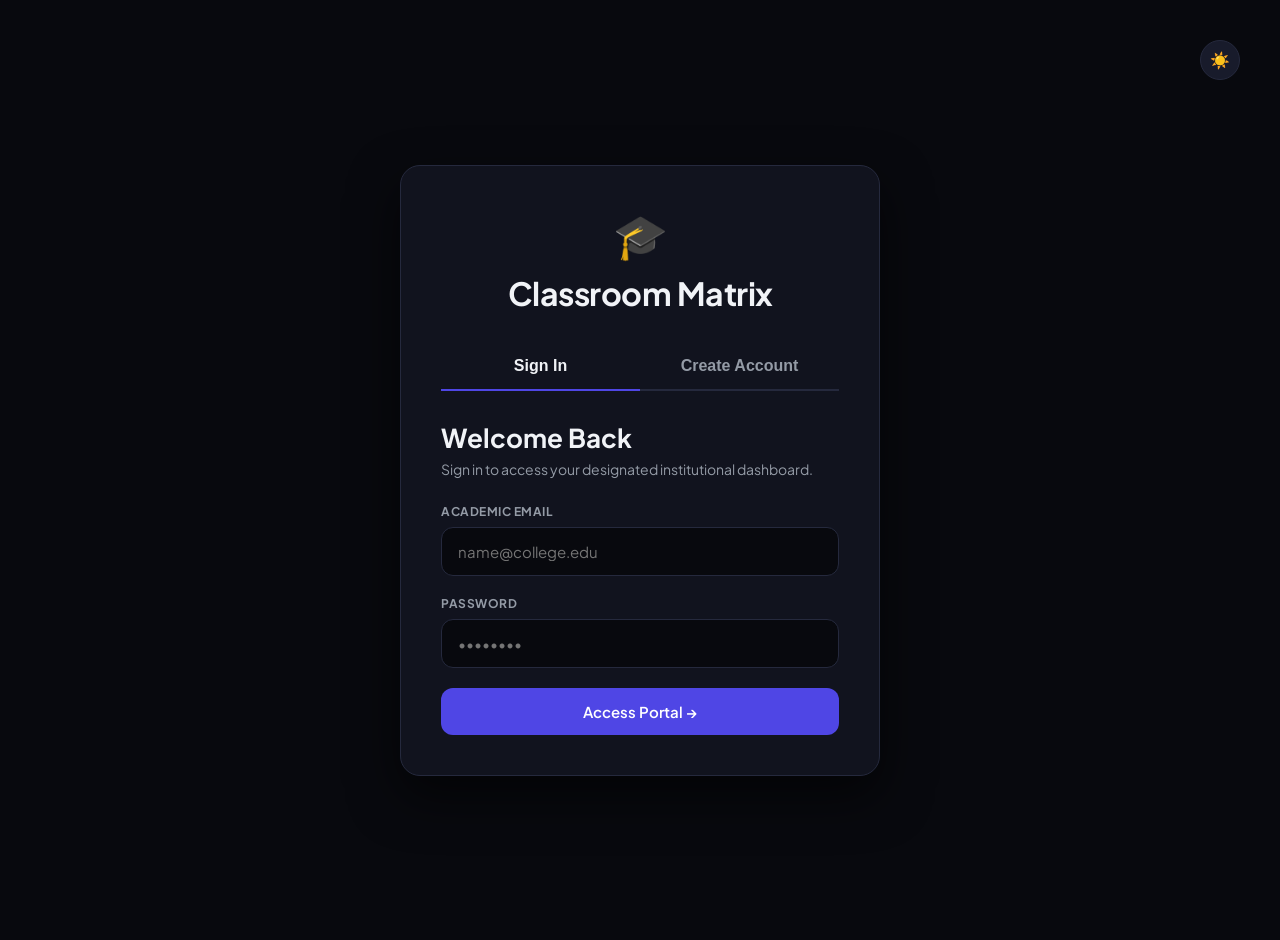
<file: index.html>
<!DOCTYPE html>
<html lang="en">
<head>
  <meta charset="UTF-8">
  <meta name="viewport" content="width=device-width, initial-scale=1.0">
  <title>Classroom Matrix - Authentication</title>
  <link rel="preconnect" href="https://fonts.googleapis.com">
  <link rel="preconnect" href="https://fonts.gstatic.com" crossorigin>
  <link href="https://fonts.googleapis.com/css2?family=Plus+Jakarta+Sans:wght@400;500;600;700&display=swap" rel="stylesheet">
  <link rel="stylesheet" href="styles.css">
  <style>
    /* Centered Overrides for a clean, single-card layout */
    .auth-body {
      display: flex;
      align-items: center;
      justify-content: center;
      min-height: 100vh;
      padding: 20px;
      background-color: #08090e;
    }

    /* Keep absolute page positioning consistent */
    .auth-body-theme-wrapper {
      position: relative;
      min-height: 100vh;
      width: 100%;
      display: flex;
      align-items: center;
      justify-content: center;
      background-color: var(--bg-dark);
    }

    .auth-container {
      display: flex;
      flex-direction: column;
      align-items: center;
      width: 480px;
      max-width: 100%;
      background-color: var(--surface);
      border: 1px solid var(--border-line);
      border-radius: 20px;
      padding: 40px;
      box-shadow: 0 20px 50px rgba(0,0,0,0.6);
    }

    .matrix-header {
      text-align: center;
      margin-bottom: 30px;
    }

    .matrix-header .logo-icon {
      font-size: 44px;
      margin-bottom: 10px;
    }

    .matrix-header h1 {
      font-size: 32px;
      font-weight: 700;
      letter-spacing: -0.5px;
      color: var(--text-main);
    }

    .auth-form-side {
      width: 100%;
      padding: 0;
      background: none;
    }

    .auth-tabs {
      width: 100%;
    }
  </style>
</head>
<body class="auth-body">
  <div class="auth-body-theme-wrapper">
    
    <div class="auth-top-corner">
      <button class="theme-toggle-btn" id="theme-toggle" onclick="toggleTheme()">☀️</button>
    </div>

    <div class="auth-container">
      <div class="matrix-header">
        <div class="logo-icon">🎓</div>
        <h1>Classroom Matrix</h1>
      </div>

      <div class="auth-form-side">
        <div class="form-box">
          <div class="auth-tabs">
            <button class="tab-btn active" id="tab-login" onclick="switchAuthTab('login')">Sign In</button>
            <button class="tab-btn" id="tab-signup" onclick="switchAuthTab('signup')">Create Account</button>
          </div>

          <form id="login-form" class="auth-panel active" onsubmit="handleLogin(event)">
            <h2>Welcome Back</h2>
            <p class="auth-subtitle">Sign in to access your designated institutional dashboard.</p>
            
            <div class="input-group">
              <label for="login-email">Academic Email</label>
              <input type="email" id="login-email" placeholder="name@college.edu" required>
            </div>

          <div class="input-group">
            <label for="login-password">Password</label>
            <input type="password" id="login-password" placeholder="••••••••" required>
          </div>

            <div id="login-error" class="error-text hidden"></div>
            <button type="submit" class="btn btn-primary btn-full">Access Portal →</button>
          </form>

          <form id="signup-form" class="auth-panel" onsubmit="handleSignup(event)">
            <h2>Register Profile</h2>
            <p class="auth-subtitle">Configure your decentralized student or faculty account credentials.</p>

            <div class="input-group">
              <label for="signup-name">Full Name</label>
              <input type="text" id="signup-name" placeholder="Prof. Alex / Student Mercer" required>
            </div>
            
            <div class="input-group">
              <label for="signup-email">Email Address</label>
              <input type="email" id="signup-email" placeholder="name@college.edu" required>
            </div>

            <div class="input-group">
              <label for="signup-role">Workspace Role</label>
              <select id="signup-role" required>
                <option value="Student" selected>👨‍🎓 Student Profile</option>
                <option value="Teacher">👨‍🏫 Teacher / Instructor Profile</option>
              </select>
            </div>

            <div class="input-group">
              <label for="signup-password">Security Password</label>
              <input type="password" id="signup-password" placeholder="Minimum 6 characters" minlength="6" required>
            </div>

            <div id="signup-error" class="error-text hidden"></div>
            <button type="submit" class="btn btn-primary btn-full">Complete Registration ✓</button>
          </form>
        </div>
      </div>
    </div>
  </div>

  <script src="app.js"></script>
</body>
</html>
</file>
<file: styles.css>
/* ============================================================
   GLOBAL STYLING CORES & UTILITY DESIGN VARIABLES
   ============================================================ */
   :root {
    --bg-dark: #08090e;
    --surface: #11131e;
    --surface-card: #181b2b;
    --border-line: #25293d;
    --text-main: #f1f3f7;
    --text-muted: #949ba6;
    
    --primary: #4f46e5;
    --primary-hover: #4338ca;
    
    --pending: #ef4444;
    --progress: #f59e0b;
    --complete: #10b981;
    
    --radius: 12px;
    --transition: all 0.2s cubic-bezier(0.4, 0, 0.2, 1);
  }

  /* LIGHT MODE CONFIGURATION OVERRIDES */
  :root[data-theme="light"] {
    --bg-dark: #f4f6fa;
    --surface: #ffffff;
    --surface-card: #f8fafc;
    --border-line: #e2e8f0;
    --text-main: #0f172a;
    --text-muted: #64748b;
  }
  
  * {
    box-sizing: border-box;
    margin: 0;
    padding: 0;
  }
  
  body {
    font-family: 'Plus Jakarta Sans', sans-serif;
    background-color: var(--bg-dark);
    color: var(--text-main);
    min-height: 100vh;
  }

  /* THEME TOGGLE CONTROLLER BUTTON */
  .theme-toggle-btn {
    background: var(--surface-card);
    border: 1px solid var(--border-line);
    color: var(--text-main);
    cursor: pointer;
    font-size: 16px;
    width: 40px;
    height: 40px;
    border-radius: 50%;
    display: inline-flex;
    align-items: center;
    justify-content: center;
    transition: var(--transition);
  }
  .theme-toggle-btn:hover {
    background-color: var(--border-line);
    transform: scale(1.05);
  }
  
  /* ============================================================
     AUTHENTICATION FORM STYLINGS (index.html)
     ============================================================ */
  .auth-body {
    display: flex;
    align-items: center;
    justify-content: center;
    padding: 20px;
  }

  .auth-top-corner {
    position: absolute;
    top: 20px;
    right: 20px;
    z-index: 10;
  }
  
  .auth-container {
    display: flex;
    width: 1050px;
    max-width: 100%;
    background-color: var(--surface);
    border: 1px solid var(--border-line);
    border-radius: 20px;
    overflow: hidden;
    box-shadow: 0 20px 50px rgba(0,0,0,0.6);
  }
  
  .auth-brand-side {
    flex: 1.1;
    background: linear-gradient(135deg, #311042 0%, #1e1b4b 50%, #4f46e5 100%);
    padding: 60px;
    display: flex;
    align-items: center;
  }
  
  .brand-content .logo-icon {
    font-size: 52px;
    margin-bottom: 24px;
  }
  
  .brand-content h1 {
    font-size: 34px;
    font-weight: 700;
    line-height: 1.2;
    margin-bottom: 18px;
    letter-spacing: -0.5px;
  }
  
  .brand-content p {
    color: #c7d2fe;
    line-height: 1.6;
    margin-bottom: 32px;
  }
  
  .feature-badge {
    background: rgba(255,255,255,0.08);
    border: 1px solid rgba(255,255,255,0.1);
    padding: 10px 18px;
    border-radius: 30px;
    font-size: 14px;
    font-weight: 500;
    margin-bottom: 14px;
    width: fit-content;
  }
  
  .auth-form-side {
    flex: 1;
    padding: 60px;
    background-color: var(--surface);
  }
  
  .auth-tabs {
    display: flex;
    border-bottom: 2px solid var(--border-line);
    margin-bottom: 30px;
  }
  
  .tab-btn {
    flex: 1;
    background: none;
    border: none;
    color: var(--text-muted);
    font-size: 16px;
    font-weight: 600;
    padding: 14px;
    cursor: pointer;
    transition: var(--transition);
  }
  
  .tab-btn.active {
    color: var(--text-main);
    border-bottom: 2px solid var(--primary);
    margin-bottom: -2px;
  }
  
  .auth-panel {
    display: none;
  }
  
  .auth-panel.active {
    display: block;
  }
  
  .auth-panel h2 {
    font-size: 26px;
    margin-bottom: 6px;
  }
  
  .auth-subtitle {
    color: var(--text-muted);
    font-size: 14px;
    margin-bottom: 26px;
  }
  
  /* ============================================================
     UI FIELD INJECTS CONFIGS
     ============================================================ */
  .input-group {
    margin-bottom: 20px;
  }
  
  .input-group label {
    display: block;
    font-size: 12px;
    font-weight: 700;
    color: var(--text-muted);
    margin-bottom: 8px;
    text-transform: uppercase;
    letter-spacing: 0.5px;
  }
  
  .input-group input,
  .input-group textarea,
  .input-group select {
    width: 100%;
    background-color: var(--bg-dark);
    border: 1px solid var(--border-line);
    border-radius: var(--radius);
    color: var(--text-main);
    padding: 14px 16px;
    font-size: 15px;
    font-family: inherit;
    transition: var(--transition);
  }
  
  .input-group input:focus,
  .input-group textarea:focus,
  .input-group select:focus {
    outline: none;
    border-color: var(--primary);
    box-shadow: 0 0 0 3px rgba(79, 70, 229, 0.25);
  }
  
  .input-row {
    display: flex;
    gap: 16px;
  }
  
  .input-row .input-group {
    flex: 1;
  }
  
  /* BASE INTERACTIVE BUTTON CONSTRUCTS */
  .btn {
    display: inline-flex;
    align-items: center;
    justify-content: center;
    font-family: inherit;
    font-weight: 600;
    font-size: 15px;
    padding: 14px 24px;
    border-radius: var(--radius);
    border: none;
    cursor: pointer;
    transition: var(--transition);
  }
  
  .btn-primary { background-color: var(--primary); color: #fff; }
  .btn-primary:hover { background-color: var(--primary-hover); }
  
  .btn-secondary { background-color: var(--surface-card); border: 1px solid var(--border-line); color: var(--text-main); }
  .btn-secondary:hover { background-color: var(--border-line); }
  
  .btn-small { padding: 6px 14px; font-size: 13px; border-radius: 6px; }
  .btn-full { width: 100%; }
  
  .error-text { color: var(--pending); font-size: 14px; margin-bottom: 16px; font-weight: 500; }
  .hidden { display: none !important; }
  
  /* ============================================================
     CORE MONITORING PANELS STYLING (dashboard.html)
     ============================================================ */
  .dashboard-body {
    display: flex;
    flex-direction: column;
  }
  
  .dash-navbar {
    background-color: var(--surface);
    border-bottom: 1px solid var(--border-line);
    padding: 16px 40px;
    display: flex;
    justify-content: space-between;
    align-items: center;
  }
  
  .nav-brand {
    display: flex;
    align-items: center;
    gap: 14px;
  }
  
  .role-indicator {
    font-size: 12px;
    background-color: var(--primary);
    color: #fff;
    padding: 4px 10px;
    border-radius: 30px;
    font-weight: 700;
    text-transform: uppercase;
    margin-left: 10px;
  }
  
  .nav-user-zone {
    display: flex;
    align-items: center;
    gap: 24px;
  }
  
  .dash-main-container {
    display: flex;
    flex: 1;
    padding: 40px;
    gap: 34px;
    max-width: 1500px;
    width: 100%;
    margin: 0 auto;
  }
  
  .dash-sidebar {
    width: 380px;
    display: flex;
    flex-direction: column;
    gap: 30px;
    flex-shrink: 0;
  }
  
  .widget-card {
    background-color: var(--surface);
    border: 1px solid var(--border-line);
    border-radius: 16px;
    padding: 26px;
  }
  
  .widget-card h3 {
    font-size: 18px;
    margin-bottom: 22px;
    border-left: 4px solid var(--primary);
    padding-left: 12px;
  }
  
  .system-meta-text {
    font-size: 13px;
    line-height: 1.6;
    color: var(--text-muted);
  }
  
  .system-meta-text code {
    color: #f59e0b;
    background-color: var(--bg-dark);
    padding: 2px 4px;
    border-radius: 4px;
  }
  
  /* STUDENT LOG STATS INTERFACES */
  .stats-grid {
    display: grid;
    grid-template-columns: repeat(3, 1fr);
    gap: 10px;
  }
  
  .stat-box {
    background-color: var(--surface-card);
    border: 1px solid var(--border-line);
    padding: 14px;
    border-radius: 12px;
    text-align: center;
  }
  
  .stat-num { font-size: 26px; font-weight: 700; }
  .stat-label { font-size: 11px; color: var(--text-muted); display: block; margin-top: 4px; }
  
  .color-pending { color: var(--pending); }
  .color-progress { color: var(--progress); }
  .color-complete { color: var(--complete); }
  
  /* ============================================================
     CENTRAL ASSIGNMENT TASK FEED STYLINGS
     ============================================================ */
  .dash-content-board {
    flex: 1;
  }
  
  .feed-column {
    background-color: var(--surface);
    border: 1px solid var(--border-line);
    border-radius: 16px;
    padding: 26px;
    min-height: 650px;
  }
  
  .feed-header {
    display: flex;
    justify-content: space-between;
    align-items: center;
    border-bottom: 1px solid var(--border-line);
    padding-bottom: 20px;
    margin-bottom: 24px;
  }
  
  .feed-header h3 {
    font-size: 20px;
    font-weight: 700;
  }
  
  .assignments-list-canvas {
    display: flex;
    flex-direction: column;
    gap: 20px;
  }
  
  /* COLLABORATIVE ASSIGNMENT CONTAINER CARDS */
  .assignment-card {
    background-color: var(--surface-card);
    border: 1px solid var(--border-line);
    border-radius: 14px;
    padding: 24px;
    display: flex;
    flex-direction: column;
    gap: 16px;
    position: relative;
  }
  
  .card-top-row {
    display: flex;
    justify-content: space-between;
    align-items: center;
  }
  
  .card-badge-row {
    display: flex;
    gap: 8px;
  }
  
  .priority-tag {
    font-size: 11px;
    font-weight: 700;
    padding: 4px 10px;
    border-radius: 6px;
    text-transform: uppercase;
  }
  .priority-tag.low { background-color: rgba(16, 185, 129, 0.12); color: var(--complete); }
  .priority-tag.medium { background-color: rgba(245, 158, 11, 0.12); color: var(--progress); }
  .priority-tag.high { background-color: rgba(239, 68, 68, 0.12); color: var(--pending); }
  
  .assignment-card h4 {
    font-size: 19px;
    font-weight: 600;
    color: var(--text-main);
  }
  
  .assignment-card p {
    font-size: 14px;
    color: var(--text-muted);
    line-height: 1.6;
  }
  
  .card-footer-metrics {
    display: flex;
    justify-content: space-between;
    align-items: center;
    border-top: 1px solid var(--border-line);
    padding-top: 16px;
    font-size: 13px;
    color: var(--text-muted);
  }
  
  /* STYLING FOR THE NEW TEACHER DELETE / RETRACT ACTION BUTTON */
  .btn-delete-assignment {
    background: none;
    border: none;
    color: #ef4444;
    cursor: pointer;
    font-size: 16px;
    padding: 6px;
    border-radius: 6px;
    transition: var(--transition);
    display: flex;
    align-items: center;
    justify-content: center;
  }
  .btn-delete-assignment:hover { 
    background-color: rgba(239, 68, 68, 0.15);
    transform: scale(1.1); 
  }
  
  /* ============================================================
     ADVANCED METRIC: TEACHER GRAPH COMPILATION VIEW
     ============================================================ */
  .teacher-analytics-zone {
    background-color: var(--bg-dark);
    border: 1px solid var(--border-line);
    border-radius: 10px;
    padding: 16px;
    margin-top: 4px;
  }
  
  .analytics-title {
    font-size: 12px;
    font-weight: 700;
    text-transform: uppercase;
    color: var(--text-muted);
    margin-bottom: 12px;
    display: block;
  }
  
  .bar-row {
    display: flex;
    align-items: center;
    gap: 14px;
    margin-bottom: 8px;
    font-size: 12px;
  }
  .bar-row:last-child { margin-bottom: 0; }
  
  .label-span { width: 90px; font-weight: 500; color: var(--text-main); }
  
  .bar-track {
    flex: 1;
    background-color: var(--surface);
    height: 10px;
    border-radius: 20px;
    overflow: hidden;
  }
  
  .bar-fill {
    height: 100%;
    width: 0%;
    border-radius: 20px;
    transition: width 0.5s ease;
  }
  .bar-fill.fill-pending  { background-color: var(--pending); }
  .bar-fill.fill-progress { background-color: var(--progress); }
  .bar-fill.fill-complete { background-color: var(--complete); }
  
  .count-span { width: 30px; text-align: right; font-weight: 700; color: var(--text-muted); }
  
  /* ============================================================
     STUDENT: INTERACTIVE OPTIONS BUTTON STYLINGS
     ============================================================ */
  .student-status-control-box {
    background-color: var(--bg-dark);
    border: 1px solid var(--border-line);
    padding: 16px;
    border-radius: 10px;
    display: flex;
    flex-direction: column;
    gap: 10px;
  }
  
  .status-options-group {
    display: flex;
    gap: 10px;
  }
  
  .status-radio-label {
    flex: 1;
    display: flex;
    align-items: center;
    justify-content: center;
    gap: 6px;
    background-color: var(--surface-card);
    border: 1px solid var(--border-line);
    padding: 10px;
    border-radius: 8px;
    font-size: 13px;
    font-weight: 600;
    cursor: pointer;
    transition: var(--transition);
    user-select: none;
  }
  
  .status-radio-label input { display: none; }
  
  /* Status Interaction State Classes */
  .status-radio-label:has(input[value="Pending"]):hover { border-color: var(--pending); color: var(--pending); }
  .status-radio-label:has(input[value="Pending"]):has(input:checked) { background-color: rgba(239, 68, 68, 0.15); border-color: var(--pending); color: var(--pending); }
  
  .status-radio-label:has(input[value="Progress"]):hover { border-color: var(--progress); color: var(--progress); }
  .status-radio-label:has(input[value="Progress"]):has(input:checked) { background-color: rgba(245, 158, 11, 0.15); border-color: var(--progress); color: var(--progress); }
  
  .status-radio-label:has(input[value="Completed"]):hover { border-color: var(--complete); color: var(--complete); }
  .status-radio-label:has(input[value="Completed"]):has(input:checked) { background-color: rgba(16, 185, 129, 0.15); border-color: var(--complete); color: var(--complete); }
  
  /* ============================================================
     RESPONSIVE LAYOUT RESPONSES
     ============================================================ */
  @media (max-width: 1100px) {
    .dash-main-container { flex-direction: column; }
    .dash-sidebar { width: 100%; }
  }
  @media (max-width: 650px) {
    .auth-container { flex-direction: column; }
    .auth-brand-side, .auth-form-side { padding: 30px; }
    .status-options-group { flex-direction: column; }
  }
</file>
